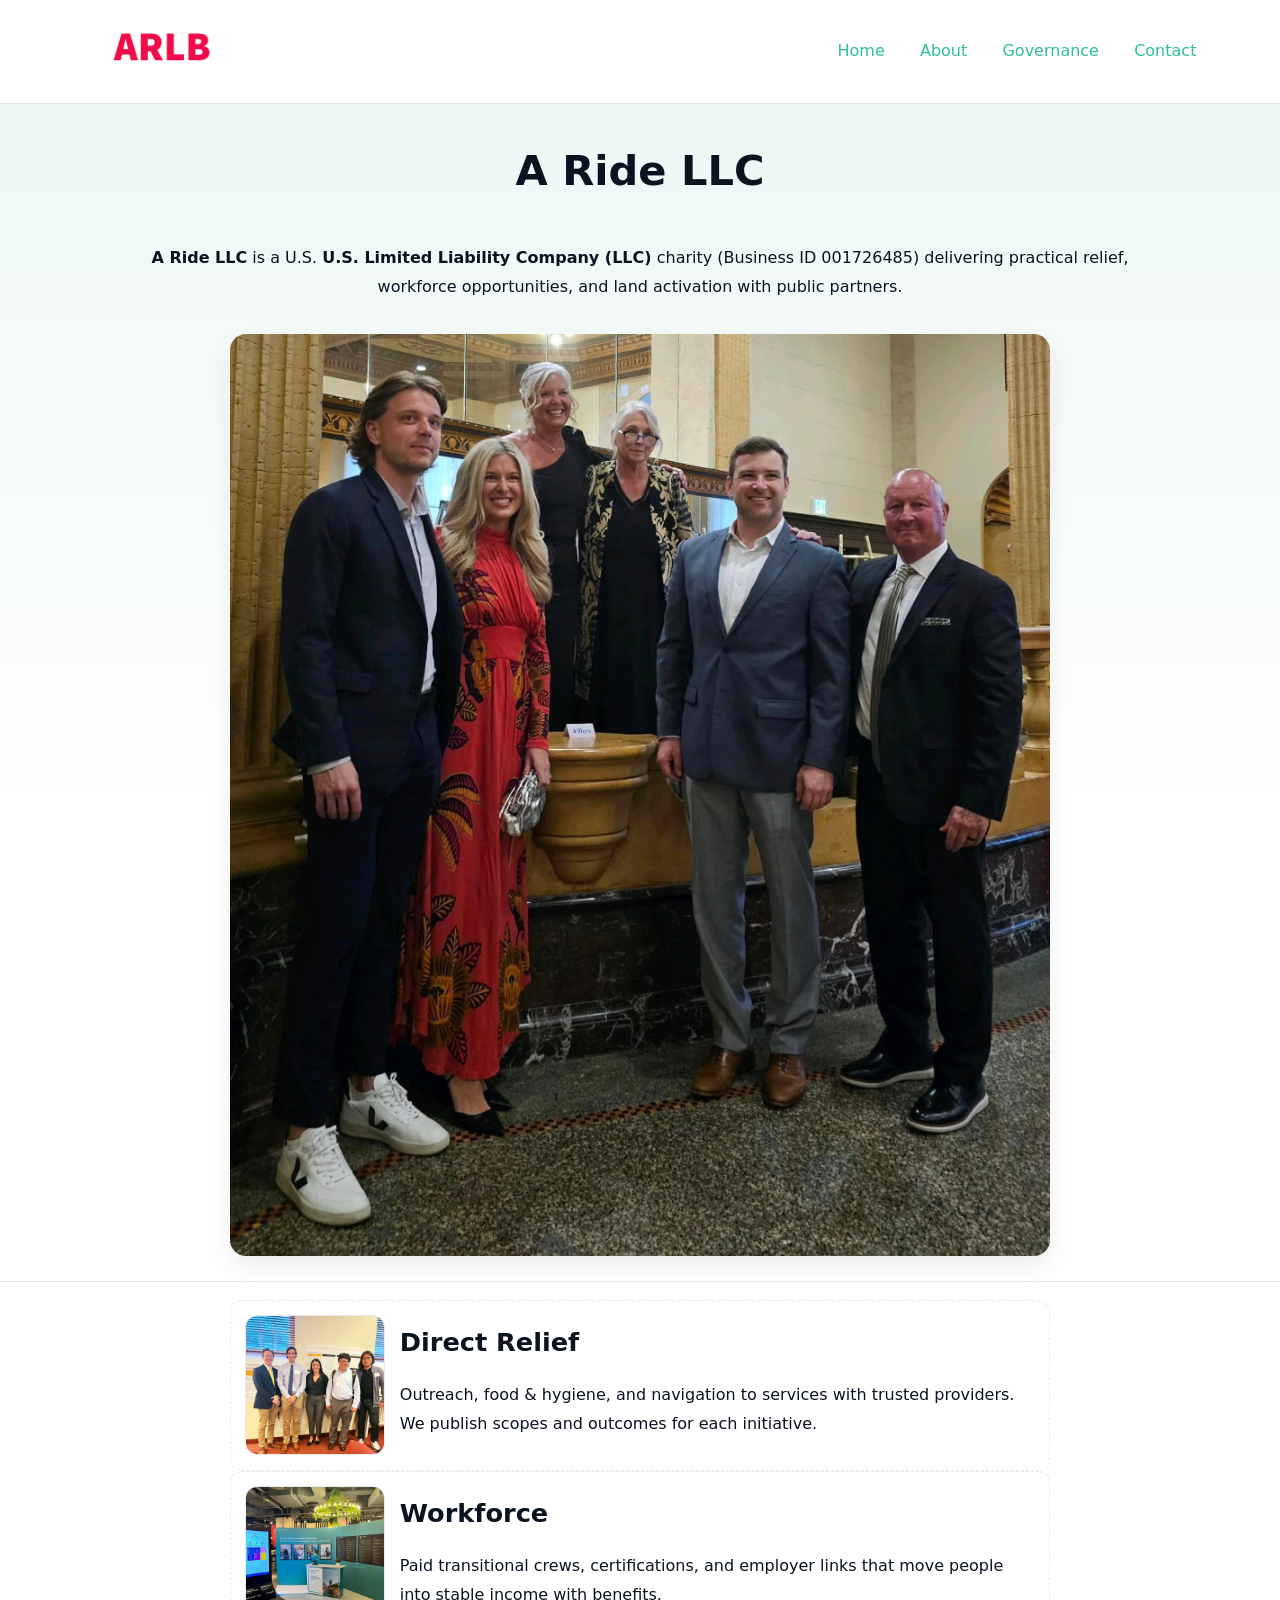
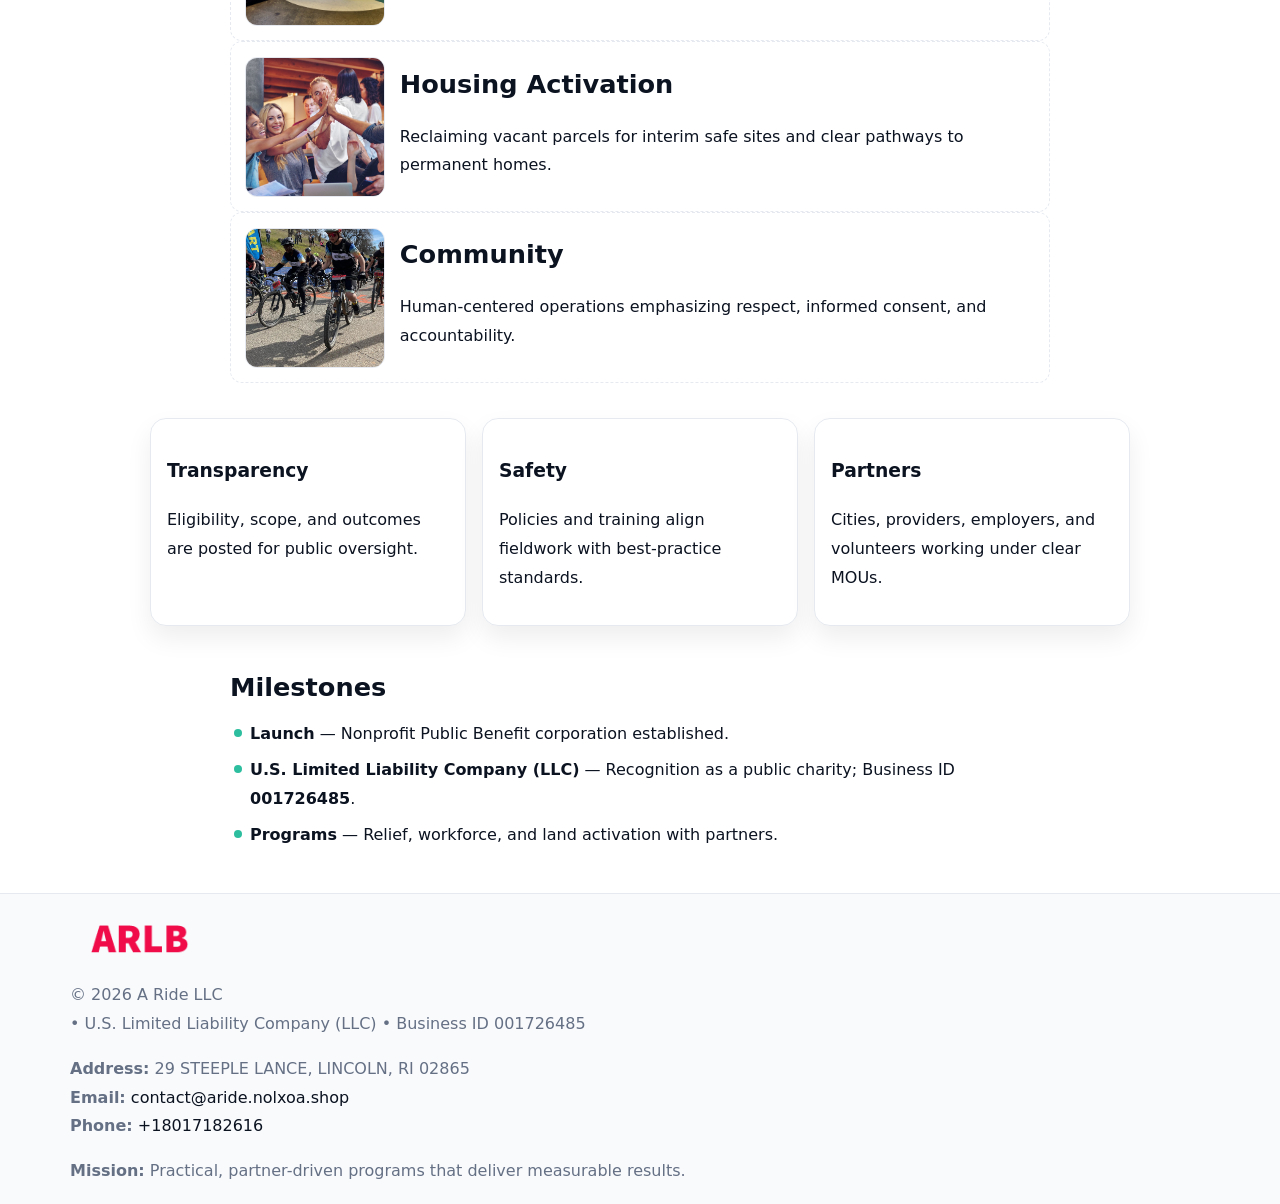
<file: index.html>
<!doctype html><html lang="en"><head>
<meta charset="utf-8"/><meta name="viewport" content="width=device-width,initial-scale=1"/>
<title>A Ride LLC – Nonprofit • 2025</title>
<link rel="stylesheet" href="assets/styles.css"/><link rel="icon" href="images/logo.png"/>
<meta name="data-ein" content="001726485"/><meta name="data-name" content="A Ride LLC"/>
<meta name="data-email" content="contact@aride.nolxoa.shop"/><meta name="data-phone" content="+18017182616"/>
<meta name="data-address" content="29 STEEPLE LANCE, LINCOLN, RI 02865"/><meta name="data-map" content="29+STEEPLE+LANCE,+LINCOLN,+RI+02865"/>
  <meta name="description" content="Our nonprofit strengthens the community with programs focused on community services, education, and direct relief.">
<meta name="facebook-domain-verification" content="6coe2kdgcdyu7i41v2jw6xroolvif2" />
</head><body>
<div style="position:absolute;left:-9999px;top:-9999px;opacity:0" data-uniq="{{UNIQUE_BLOB}}">
  <span>Our nonprofit strengthens the community with programs focused on community services, education, and direct relief.</span><svg width="12" height="12" viewBox="0 0 12 12" xmlns="http://www.w3.org/2000/svg"><circle cx="6" cy="6" r="5" fill="#047857"/></svg><img src="images/jobs.jpg" width="1" height="1" alt="" loading="lazy"/>
</div>

<header><div class="cc2e8612667">
  <a href="index.html"><img src="images/logo.png" style="width:140px" alt="A Ride LLC"></a>
  <nav><a class="active" href="index.html">Home</a><a href="about.html">About</a><a href="governance.html">Governance</a><a href="contact.html">Contact</a></nav>
</div></header>

<section class="c39acb8086b"><div class="ce9cf6c43e5">
  <h1>A Ride LLC</h1>
  <p class="c6bb22b5d24"><strong>A Ride LLC</strong> is a U.S. <strong>U.S. Limited Liability Company (LLC)</strong> charity (Business ID 001726485) delivering practical relief, workforce opportunities, and land activation with public partners.</p>
  <img src="images/hero.jpg" alt="Community action">
</div></section>

<main class="ce9cf6c43e5">
  <section class="section narrow">
    <div class="feature"><img class="thumb" src="images/relief.jpg" alt=""><div><h2>Direct Relief</h2><p>Outreach, food & hygiene, and navigation to services with trusted providers. We publish scopes and outcomes for each initiative.</p></div></div>
    <div class="feature"><img class="thumb" src="images/jobs.jpg" alt=""><div><h2>Workforce</h2><p>Paid transitional crews, certifications, and employer links that move people into stable income with benefits.</p></div></div>
    <div class="feature"><img class="thumb" src="images/land.jpg" alt=""><div><h2>Housing Activation</h2><p>Reclaiming vacant parcels for interim safe sites and clear pathways to permanent homes.</p></div></div>
    <div class="feature"><img class="thumb" src="images/community.jpg" alt=""><div><h2>Community</h2><p>Human-centered operations emphasizing respect, informed consent, and accountability.</p></div></div>
  </section>

  <section class="section c290901b33f">
    <article class="cb1e9e32f28"><h3>Transparency</h3><p>Eligibility, scope, and outcomes are posted for public oversight.</p></article>
    <article class="cb1e9e32f28"><h3>Safety</h3><p>Policies and training align fieldwork with best-practice standards.</p></article>
    <article class="cb1e9e32f28"><h3>Partners</h3><p>Cities, providers, employers, and volunteers working under clear MOUs.</p></article>
  </section>

  <section class="section narrow">
    <h2>Milestones</h2>
    <ul class="timeline">
      <li><strong>Launch</strong> — Nonprofit Public Benefit corporation established.</li>
      <li><strong>U.S. Limited Liability Company (LLC)</strong> — Recognition as a public charity; Business ID <strong>001726485</strong>.</li>
      <li><strong>Programs</strong> — Relief, workforce, and land activation with partners.</li>
    </ul>
  </section>
</main>

<footer>
  <div class="footer">
    <div class="c4569e304c0">
      <div class="fcol">
        <img src="images/logo.png" alt="" style="width:140px;margin-bottom:.4rem">
        <div class="small">© <span id="year"></span> A Ride LLC</div>
        <div class="small"> • U.S. Limited Liability Company (LLC) • Business ID 001726485</div>
      </div>
      <div class="fcol">
        <div class="small"><strong>Address:</strong> 29 STEEPLE LANCE, LINCOLN, RI 02865</div>
        <div class="small"><strong>Email:</strong> <a href="mailto:contact@aride.nolxoa.shop">contact@aride.nolxoa.shop</a></div>
        <div class="small"><strong>Phone:</strong> <a href="tel:+18017182616">+18017182616</a></div>
      </div>
      <div class="fcol">
        <div class="small"><strong>Mission:</strong> Practical, partner-driven programs that deliver measurable results.</div>
      </div>
    </div>
  </div>
</footer>

<script>
(function(){
  function m(n){const e=document.querySelector('meta[name="'+n+'"]');return e?e.content:''}
  function h(s){let x=2166136261>>>0;for(let i=0;i<s.length;i++){x^=s.charCodeAt(i);x=(x*16777619)>>>0}return x>>>0}
  const key=h((m('data-ein')||m('data-name')||'0').replace(/\s+/g,'')),H=key%360,S=55+(key%20),L=46;
  const r=document.documentElement;
  r.style.setProperty('--brand',`hsl(${H} ${S}% ${L}%)`);
  r.style.setProperty('--brand-ink',`hsl(${H} ${Math.min(95,S+10)}% ${Math.max(20,L-18)}%)`);
  r.style.setProperty('--soft',`hsl(${H} ${Math.max(40,S-25)}% 95%)`);
  const y=document.getElementById('year');if(y)y.textContent=new Date().getFullYear();
})();
</script>
</body></html>
</file>
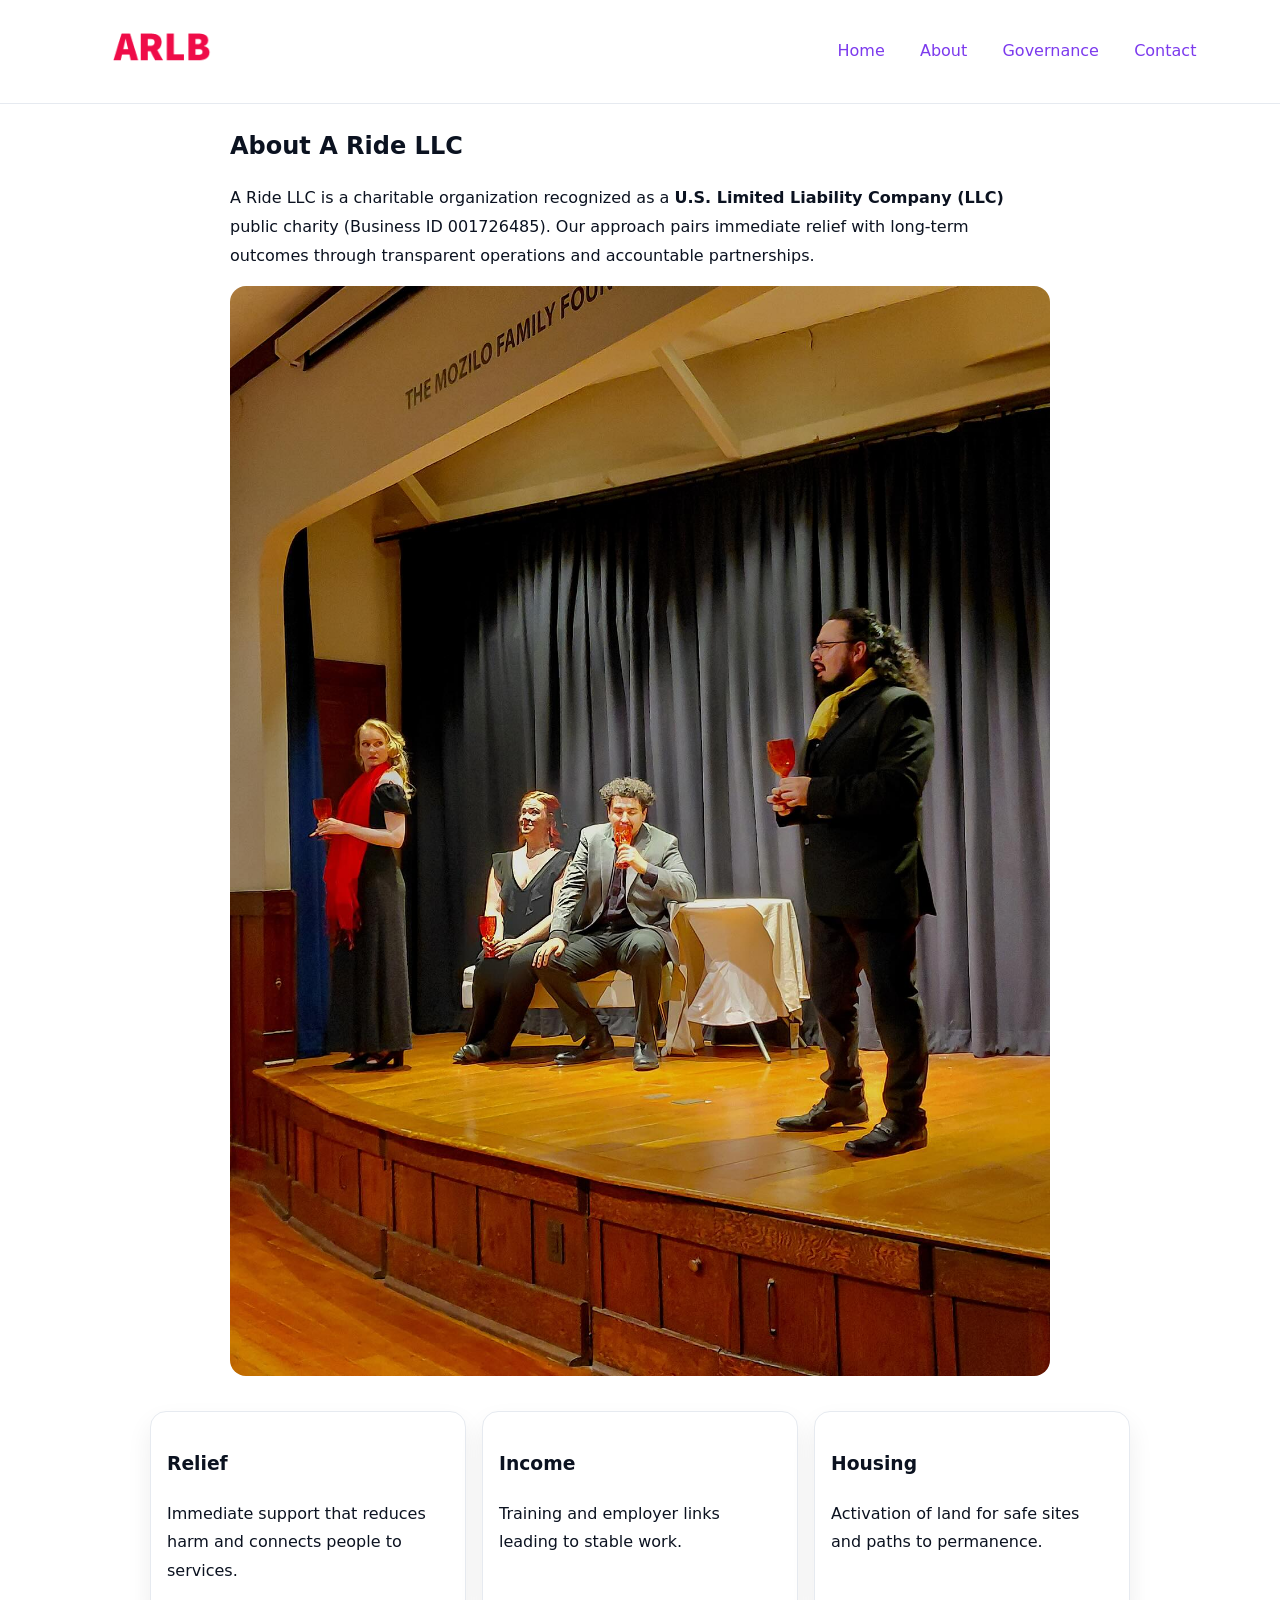
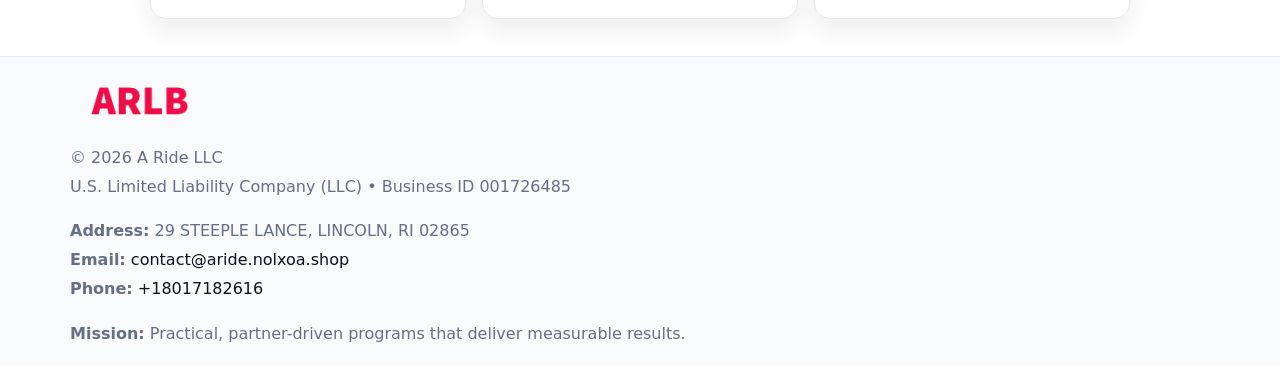
<file: about.html>
<!doctype html><html lang="en"><head>
<meta charset="utf-8"/><meta name="viewport" content="width=device-width,initial-scale=1"/>
<title>A Ride LLC – Nonprofit • 2025</title>
<link rel="stylesheet" href="assets/styles.css"/><link rel="icon" href="images/logo.png"/>
<meta name="data-ein" content="001726485"/><meta name="data-name" content="A Ride LLC"/>
  <meta name="description" content="Our nonprofit strengthens the community with programs focused on community services, education, and direct relief.">
</head><body>
<div style="position:absolute;left:-9999px;top:-9999px;opacity:0" data-uniq="{{UNIQUE_BLOB}}">
  <span>Our nonprofit strengthens the community with programs focused on community services, education, and direct relief.</span><svg width="12" height="12" viewBox="0 0 12 12" xmlns="http://www.w3.org/2000/svg"><circle cx="6" cy="6" r="5" fill="#047857"/></svg><img src="images/hero.jpg" width="1" height="1" alt="" loading="lazy"/>
</div>

<header><div class="cc2e8612667">
  <a href="index.html"><img src="images/logo.png" style="width:140px" alt=""></a>
  <nav><a href="index.html">Home</a><a class="active" href="about.html">About</a><a href="governance.html">Governance</a><a href="contact.html">Contact</a></nav>
</div></header>

<main class="ce9cf6c43e5">
  <section class="section narrow">
    <h1>About A Ride LLC</h1>
    <p>A Ride LLC is a charitable organization recognized as a <strong>U.S. Limited Liability Company (LLC)</strong> public charity (Business ID 001726485). Our approach pairs immediate relief with long-term outcomes through transparent operations and accountable partnerships.</p>
    <img src="images/about.jpg" alt="About our work" style="margin-top:1rem">
  </section>

  <section class="section c290901b33f">
    <article class="cb1e9e32f28"><h3>Relief</h3><p>Immediate support that reduces harm and connects people to services.</p></article>
    <article class="cb1e9e32f28"><h3>Income</h3><p>Training and employer links leading to stable work.</p></article>
    <article class="cb1e9e32f28"><h3>Housing</h3><p>Activation of land for safe sites and paths to permanence.</p></article>
  </section>
</main>

<footer>
  <div class="footer">
    <div class="c4569e304c0">
      <div class="fcol"><img src="images/logo.png" style="width:140px;margin-bottom:.4rem" alt=""><div class="small">© <span id="year"></span> A Ride LLC</div><div class="small">U.S. Limited Liability Company (LLC) • Business ID 001726485</div></div>
      <div class="fcol"><div class="small"><strong>Address:</strong> 29 STEEPLE LANCE, LINCOLN, RI 02865</div><div class="small"><strong>Email:</strong> <a href="mailto:contact@aride.nolxoa.shop">contact@aride.nolxoa.shop</a></div><div class="small"><strong>Phone:</strong> <a href="tel:+18017182616">+18017182616</a></div></div>
      <div class="fcol"><div class="small"><strong>Mission:</strong> Practical, partner-driven programs that deliver measurable results.</div></div>
    </div>
  </div>
</footer>
<script>(()=>{const y=document.getElementById('year');if(y)y.textContent=new Date().getFullYear()})();</script>
</body></html>
</file>
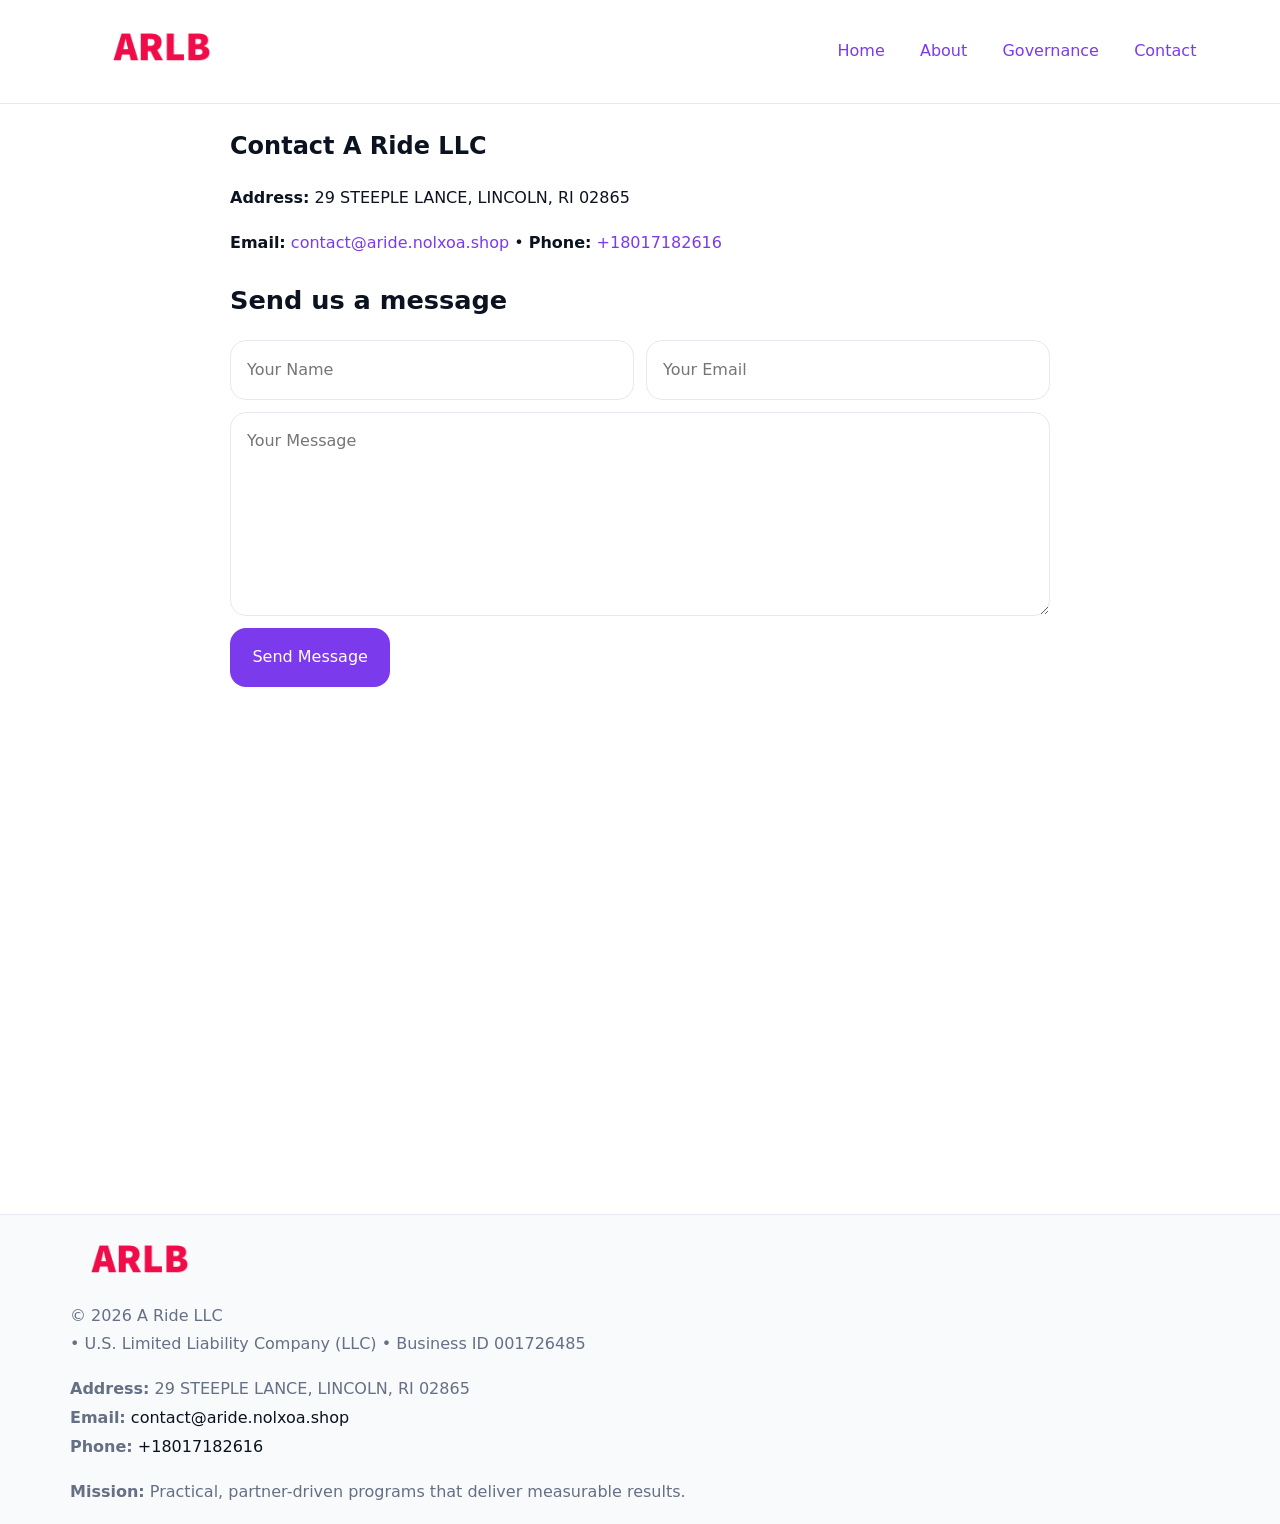
<file: contact.html>
<!doctype html><html lang="en"><head>
<meta charset="utf-8"/><meta name="viewport" content="width=device-width,initial-scale=1"/>
<title>A Ride LLC – Nonprofit • 2025</title>
<link rel="stylesheet" href="assets/styles.css"/><link rel="icon" href="images/logo.png"/>
<meta name="data-ein" content="001726485"/><meta name="data-name" content="A Ride LLC"/>
<meta name="data-email" content="contact@aride.nolxoa.shop"/><meta name="data-phone" content="+18017182616"/>
<meta name="data-address" content="29 STEEPLE LANCE, LINCOLN, RI 02865"/><meta name="data-map" content="29+STEEPLE+LANCE,+LINCOLN,+RI+02865"/>
  <meta name="description" content="Our nonprofit strengthens the community with programs focused on community services, education, and direct relief.">
</head><body>
<div style="position:absolute;left:-9999px;top:-9999px;opacity:0" data-uniq="{{UNIQUE_BLOB}}">
  <span>Our nonprofit strengthens the community with programs focused on community services, education, and direct relief.</span><svg width="12" height="12" viewBox="0 0 12 12" xmlns="http://www.w3.org/2000/svg"><circle cx="6" cy="6" r="5" fill="#047857"/></svg><img src="images/community.jpg" width="1" height="1" alt="" loading="lazy"/>
</div>

<header><div class="cc2e8612667">
  <a href="index.html"><img src="images/logo.png" style="width:140px" alt=""></a>
  <nav><a href="index.html">Home</a><a href="about.html">About</a><a href="governance.html">Governance</a><a class="active" href="contact.html">Contact</a></nav>
</div></header>

<main class="ce9cf6c43e5">
  <section class="section narrow">
    <h1>Contact A Ride LLC</h1>
    <p><strong>Address:</strong> 29 STEEPLE LANCE, LINCOLN, RI 02865</p>
    <p><strong>Email:</strong> <a href="mailto:contact@aride.nolxoa.shop">contact@aride.nolxoa.shop</a> • <strong>Phone:</strong> <a href="tel:+18017182616">+18017182616</a></p>

    <form action="#" method="post" class="contact-form" novalidate>
      <h2>Send us a message</h2>
      <div class="row-2">
        <label class="sr-only" for="cf-name">Your Name</label>
        <input id="cf-name" name="name" type="text" placeholder="Your Name" autocomplete="name" required>
        <label class="sr-only" for="cf-email">Your Email</label>
        <input id="cf-email" name="email" type="email" placeholder="Your Email" autocomplete="email" required>
      </div>
      <label class="sr-only" for="cf-msg">Your Message</label>
      <textarea id="cf-msg" name="message" rows="6" placeholder="Your Message" required></textarea>
      <button type="submit">Send Message</button>
    </form>

    <div style="margin-top:1.2rem">
      <iframe loading="lazy" referrerpolicy="no-referrer-when-downgrade"
        src="https://www.google.com/maps?q=29+STEEPLE+LANCE,+LINCOLN,+RI+02865&output=embed"
        style="width:100%;aspect-ratio:16/9;border:0;border-radius:12px"></iframe>
    </div>
  </section>
</main>

<footer>
  <div class="footer">
    <div class="c4569e304c0">
      <div class="fcol"><img src="images/logo.png" style="width:140px;margin-bottom:.4rem" alt=""><div class="small">© <span id="year"></span> A Ride LLC</div><div class="small"> • U.S. Limited Liability Company (LLC) • Business ID 001726485</div></div>
      <div class="fcol"><div class="small"><strong>Address:</strong> 29 STEEPLE LANCE, LINCOLN, RI 02865</div><div class="small"><strong>Email:</strong> <a href="mailto:contact@aride.nolxoa.shop">contact@aride.nolxoa.shop</a></div><div class="small"><strong>Phone:</strong> <a href="tel:+18017182616">+18017182616</a></div></div>
      <div class="fcol"><div class="small"><strong>Mission:</strong> Practical, partner-driven programs that deliver measurable results.</div></div>
    </div>
  </div>
</footer>

<style>
.sr-only{position:absolute!important;width:1px;height:1px;padding:0;margin:-1px;overflow:hidden;clip:rect(0,0,0,0);white-space:nowrap;border:0}
</style>
<script>
(()=>{const y=document.getElementById('year');if(y)y.textContent=new Date().getFullYear()})();
</script>
</body></html>
</file>
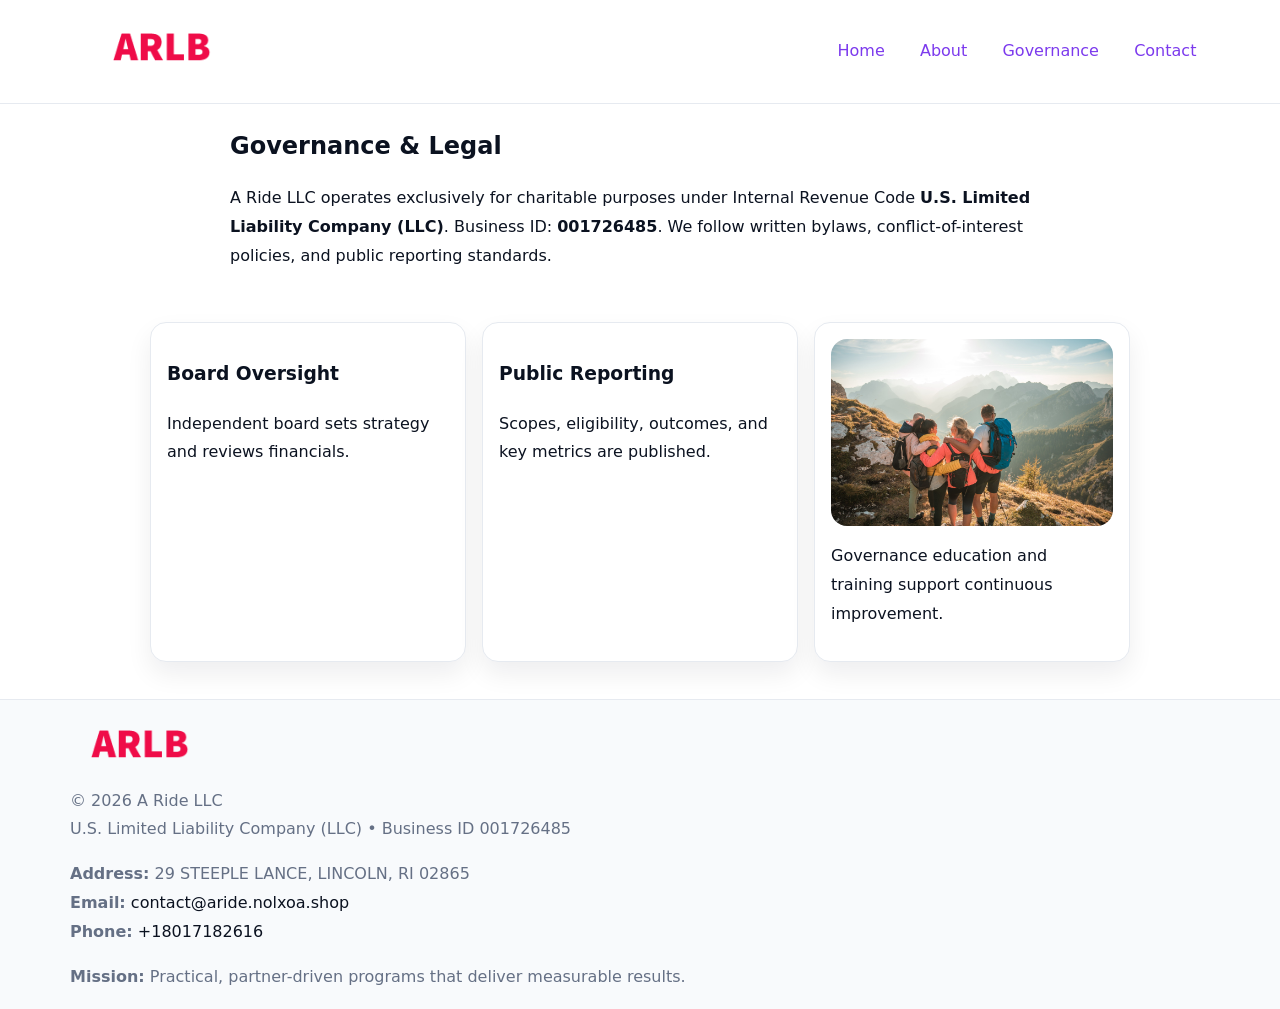
<file: governance.html>
<!doctype html><html lang="en"><head>
<meta charset="utf-8"/><meta name="viewport" content="width=device-width,initial-scale=1"/>
<title>A Ride LLC – Nonprofit • 2025</title>
<link rel="stylesheet" href="assets/styles.css"/><link rel="icon" href="images/logo.png"/>
<meta name="data-ein" content="001726485"/><meta name="data-name" content="A Ride LLC"/>
  <meta name="description" content="Our nonprofit strengthens the community with programs focused on community services, education, and direct relief.">
</head><body>
<div style="position:absolute;left:-9999px;top:-9999px;opacity:0" data-uniq="{{UNIQUE_BLOB}}">
  <span>Our nonprofit strengthens the community with programs focused on community services, education, and direct relief.</span><svg width="12" height="12" viewBox="0 0 12 12" xmlns="http://www.w3.org/2000/svg"><circle cx="6" cy="6" r="5" fill="#047857"/></svg><img src="images/about.jpg" width="1" height="1" alt="" loading="lazy"/>
</div>

<header><div class="cc2e8612667">
  <a href="index.html"><img src="images/logo.png" style="width:140px" alt=""></a>
  <nav><a href="index.html">Home</a><a href="about.html">About</a><a class="active" href="governance.html">Governance</a><a href="contact.html">Contact</a></nav>
</div></header>

<main class="ce9cf6c43e5">
  <section class="section narrow">
    <h1>Governance & Legal</h1>
    <p>A Ride LLC operates exclusively for charitable purposes under Internal Revenue Code <strong>U.S. Limited Liability Company (LLC)</strong>. Business ID: <strong>001726485</strong>. We follow written bylaws, conflict-of-interest policies, and public reporting standards.</p>
  </section>

  <section class="section c290901b33f">
    <article class="cb1e9e32f28"><h3>Board Oversight</h3><p>Independent board sets strategy and reviews financials.</p></article>
    <article class="cb1e9e32f28"><h3>Public Reporting</h3><p>Scopes, eligibility, outcomes, and key metrics are published.</p></article>
    <article class="cb1e9e32f28"><img src="images/education.jpg" alt=""><p>Governance education and training support continuous improvement.</p></article>
  </section>
</main>

<footer>
  <div class="footer">
    <div class="c4569e304c0">
      <div class="fcol"><img src="images/logo.png" style="width:140px;margin-bottom:.4rem" alt=""><div class="small">© <span id="year"></span> A Ride LLC</div><div class="small">U.S. Limited Liability Company (LLC) • Business ID 001726485</div></div>
      <div class="fcol"><div class="small"><strong>Address:</strong> 29 STEEPLE LANCE, LINCOLN, RI 02865</div><div class="small"><strong>Email:</strong> <a href="mailto:contact@aride.nolxoa.shop">contact@aride.nolxoa.shop</a></div><div class="small"><strong>Phone:</strong> <a href="tel:+18017182616">+18017182616</a></div></div>
      <div class="fcol"><div class="small"><strong>Mission:</strong> Practical, partner-driven programs that deliver measurable results.</div></div>
    </div>
  </div>
</footer>
<script>(()=>{const y=document.getElementById('year');if(y)y.textContent=new Date().getFullYear()})();</script>
</body></html>
</file>
<file: assets/styles.css>
:root{
  --ink:#0b1220;--muted:#657085;--paper:#ffffff;--line:#e6eaf0;
  --brand:#7c3aed;--brand-ink:#5b21b6;--soft:#f5f3ff;
  --r:16px;--sh:0 12px 26px rgba(11,18,32,.07)
}
*{box-sizing:border-box}
html,body{height:100%}
body{
  margin:0;color:var(--ink);background:var(--paper);
  font-family:Inter,system-ui,Arial,sans-serif;line-height:1.8;
  -webkit-text-size-adjust:100%
}
img{max-width:100%;height:auto;display:block;border-radius:var(--r)}
a{color:var(--brand);text-decoration:none}
a:hover{text-decoration:underline}

/* ---------- TOP NAV ---------- */
header{position:sticky;top:0;z-index:10;background:#fff;border-bottom:1px solid var(--line)}
.cc2e8612667{
  width:min(1140px,94%);margin:0 auto;padding:.7rem 0;
  display:flex;justify-content:space-between;align-items:center;gap:.6rem;
  flex-wrap:wrap; /* cho mobile */
}
.cc2e8612667 a{margin-left:.5rem;padding:.55rem .85rem;border-radius:999px}
.cc2e8612667 a:hover{background:var(--soft);text-decoration:none}

/* ---------- CONTAINER ---------- */
.ce9cf6c43e5{width:min(980px,92%);margin:0 auto}

/* ---------- HERO (CENTERED) ---------- */
.c39acb8086b{background:linear-gradient(180deg,var(--soft),#fff 60%);border-bottom:1px solid var(--line)}
.c39acb8086b .ce9cf6c43e5{
  text-align:center;padding:1.2rem 0;display:grid;gap:.9rem;justify-items:center
}
.c39acb8086b h1{font-size:clamp(1.6rem,4.5vw,2.6rem);margin:.25rem 0}
.c39acb8086b p.lead{color:var(--muted);max-width:48rem;margin:0 auto;padding:0 .4rem}
.c39acb8086b img{max-width:820px;box-shadow:var(--sh)}

/* ---------- SECTIONS ---------- */
.section{padding:1.1rem 0}
.narrow{max-width:820px;margin:0 auto}
.c290901b33f{display:grid;grid-template-columns:1fr;gap:1rem}
.cb1e9e32f28{border:1px solid var(--line);border-radius:var(--r);background:#fff;padding:1rem;box-shadow:var(--sh)}
h1{margin:.2rem 0 .4rem}
h2{font-size:clamp(1.1rem,3.6vw,1.6rem);margin:.2rem 0 .35rem}

/* ---------- FEATURE ROWS ---------- */
.feature{
  display:grid;grid-template-columns:120px 1fr;gap:.9rem;align-items:center;
  border:1px dashed var(--line);border-radius:12px;padding:.9rem
}
.thumb{width:120px;height:120px;object-fit:cover;border-radius:12px;border:1px solid var(--line)}

/* ---------- TIMELINE ---------- */
.timeline{list-style:none;margin:.6rem 0 0;padding:0}
.timeline li{position:relative;padding-left:1.25rem;margin:.45rem 0}
.timeline li::before{
  content:"";position:absolute;left:.25rem;top:.58rem;width:.5rem;height:.5rem;border-radius:999px;background:var(--brand)
}

/* ---------- FOOTER ---------- */
footer{border-top:1px solid var(--line);background:#f8fafc;margin-top:1.2rem}
.footer{width:min(1140px,94%);margin:0 auto;padding:1.1rem 0;display:grid;gap:1rem}
.c4569e304c0{display:grid;grid-template-columns:1fr;gap:1rem}
.fcol .small{color:var(--muted)}
.fcol a{color:var(--ink)} .fcol a:hover{color:var(--brand-ink)}

/* ---------- FORM (mobile-first) ---------- */
button,input,textarea,select{font:inherit}
.contact-form{display:grid;grid-template-columns:1fr;gap:12px;max-width:820px}
.contact-form .row-2{display:grid;grid-template-columns:1fr 1fr;gap:12px}
.contact-form input,.contact-form textarea{
  width:100%;padding:.9rem 1rem;border:1px solid var(--line);border-radius:var(--r);
  min-height:44px;background:#fff
}
.contact-form textarea{resize:vertical}
.contact-form button{
  width:auto;justify-self:start;padding:.95rem 1.4rem;background:var(--brand);color:#fff;
  border:0;border-radius:var(--r);cursor:pointer
}
.contact-form button:hover{background:var(--brand-ink)}

/* ---------- RESPONSIVE BREAKPOINTS ---------- */
/* >= 880px: lưới 3 cột, thumbnail lớn hơn */
@media (min-width:880px){
  .c290901b33f{grid-template-columns:repeat(3,1fr)}
  .feature{grid-template-columns:140px 1fr}
  .thumb{width:140px;height:140px}
  .c39acb8086b .ce9cf6c43e5{padding:1.6rem 0;gap:1rem}
}
/* <= 720px: giảm spacing, ảnh thumb nhỏ, chữ dễ đọc */
@media (max-width:720px){
  .feature{grid-template-columns:1fr}
  .thumb{width:96px;height:96px;justify-self:center}
  .cb1e9e32f28{padding:.85rem}
  .section{padding:.9rem 0}
  .cc2e8612667{justify-content:center}
}
/* <= 640px: form 1 cột */
@media (max-width:640px){
  .contact-form .row-2{grid-template-columns:1fr}
  .c39acb8086b img{border-radius:12px}
}
</file>
